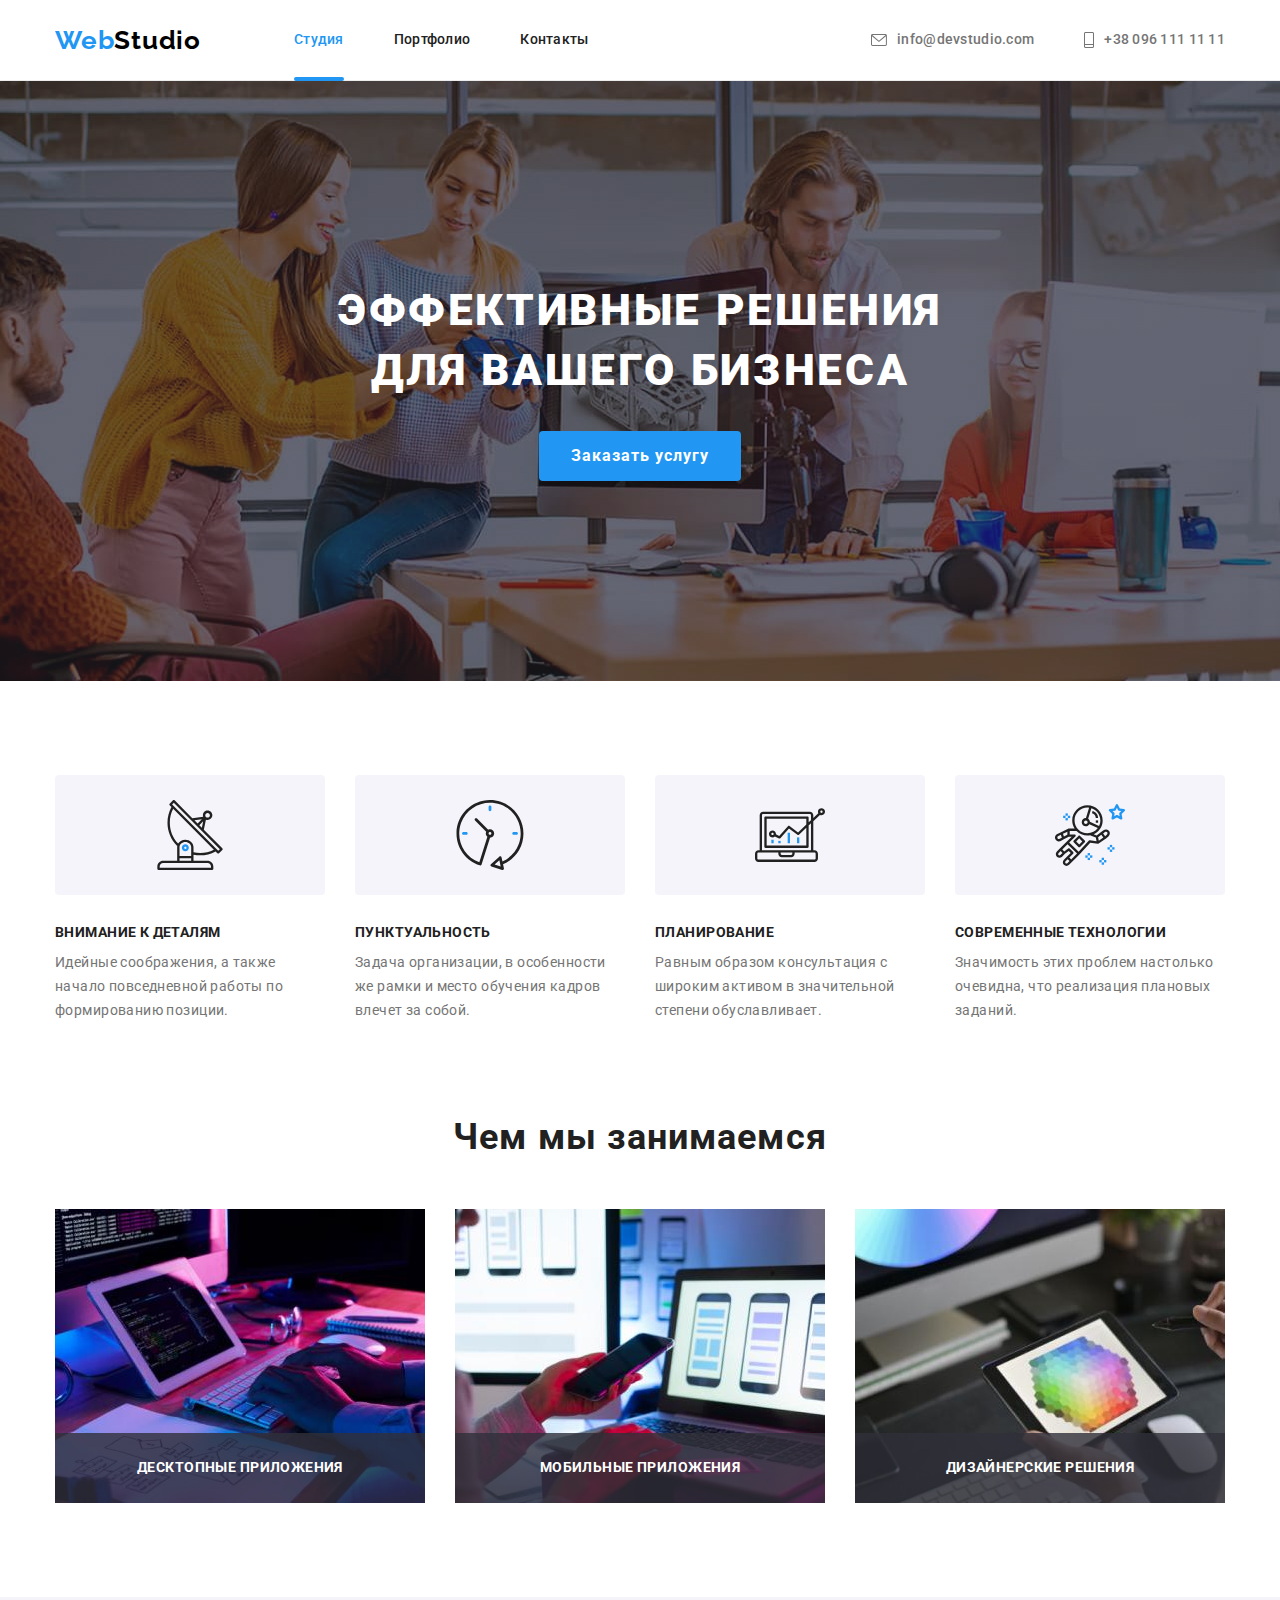
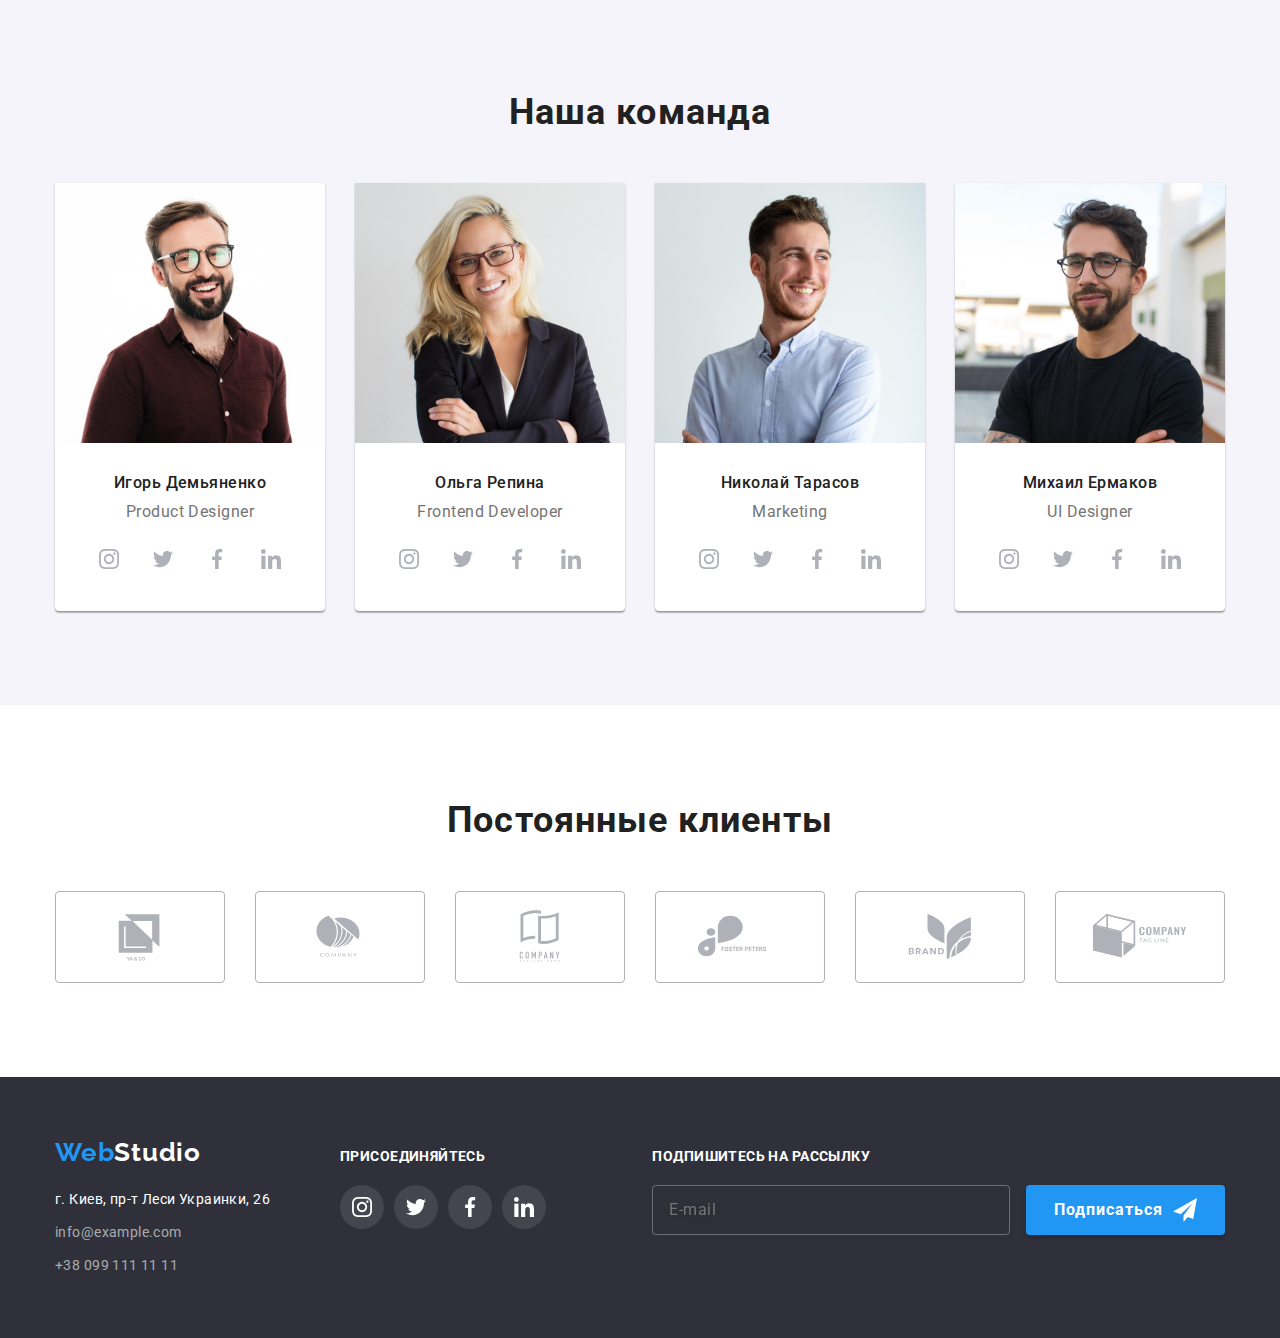
<file: index.html>
<!DOCTYPE html>
<html lang="ru">
  <head>
    <meta charset="UTF-8" />
    <meta http-equiv="X-UA-Compatible" content="IE=edge" />
    <meta name="viewport" content="width=device-width, initial-scale=1.0" />
    <title>WebStudio</title>
    <link rel="preconnect" href="https://fonts.googleapis.com" />
    <link rel="preconnect" href="https://fonts.gstatic.com" crossorigin />
    <link
      href="https://fonts.googleapis.com/css2?family=Raleway:wght@700&family=Roboto:wght@400;500;700&display=swap"
      rel="stylesheet"
    />
    <link rel="stylesheet" href="./css/main.min.css" />
  </head>

  <body>
    <header class="header">
      <div class="container header-content">
        <nav class="navigation">
          <a class="logo link" href="./index.html"
            >Web<span class="logo logo--header">Studio</span></a
          >

          <ul class="nav-list navigation__list">
            <li class="nav-list__item">
              <a class="nav-list__link nav-list__link--current link" href="./index.html">Студия</a>
            </li>
            <li class="nav-list__item">
              <a class="nav-list__link link" href="./portfolio.html">Портфолио</a>
            </li>
            <li class="nav-list__item">
              <a class="nav-list__link link" href="">Контакты</a>
            </li>
          </ul>
        </nav>

        <ul class="contacts navigation__contacts">
          <li class="contacts__item">
            <a class="contacts__link link" href="mailto:info@devstudio.com"
              ><svg class="contacts__icon" width="16" height="12">
                <use href="./icons/symbol-defs.svg#icon-mail-header"></use></svg
              >info@devstudio.com</a
            >
          </li>
          <li class="contacts__item">
            <a class="contacts__link link" href="tel:+380961111111"
              ><svg class="contacts__icon" width="10" height="16">
                <use href="./icons/symbol-defs.svg#icon-tel-header"></use></svg
              >+38 096 111 11 11</a
            >
          </li>
        </ul>
      </div>
    </header>
    <main>
      <!--Hero-->
      <section class="hero">
        <div class="container">
          <h1 class="hero__title">Эффективные решения для вашего бизнеса</h1>
          <button type="button" class="hero__button" data-modal-open>Заказать услугу</button>
        </div>
      </section>

      <!-- Features -->
      <section class="features">
        <div class="container">
          <h2 class="section-title visually-hidden">Наши особенности</h2>
          <ul class="features-list">
            <li class="features__item">
              <div class="features__img">
                <svg class="features__logo" width="70" height="70">
                  <use href="./icons/symbol-defs.svg#icon-antenna"></use>
                </svg>
              </div>
              <h3 class="features__subtitle">Внимание к деталям</h3>
              <p class="features__text">
                Идейные соображения, а также начало повседневной работы по формированию позиции.
              </p>
            </li>
            <li class="features__item">
              <div class="features__img">
                <svg class="features__logo" width="70" height="70">
                  <use href="./icons/symbol-defs.svg#icon-clock"></use>
                </svg>
              </div>
              <h3 class="features__subtitle">Пунктуальность</h3>
              <p class="features__text">
                Задача организации, в особенности же рамки и место обучения кадров влечет за собой.
              </p>
            </li>
            <li class="features__item">
              <div class="features__img">
                <svg class="features__logo" width="70" height="70">
                  <use href="./icons/symbol-defs.svg#icon-diagram"></use>
                </svg>
              </div>
              <h3 class="features__subtitle">Планирование</h3>
              <p class="features__text">
                Равным образом консультация с широким активом в значительной степени обуславливает.
              </p>
            </li>
            <li class="features__item">
              <div class="features__img">
                <svg class="features__logo" width="70" height="70">
                  <use href="./icons/symbol-defs.svg#icon-astronaut"></use>
                </svg>
              </div>
              <h3 class="features__subtitle">Современные технологии</h3>
              <p class="features__text">
                Значимость этих проблем настолько очевидна, что реализация плановых заданий.
              </p>
            </li>
          </ul>
        </div>
      </section>

      <!-- OUR WORK -->
      <section class="works">
        <div class="container">
          <h2 class="section-title">Чем мы занимаемся</h2>
          <ul class="works-list">
            <li class="works-list__item">
              <img class="works-list__img" src="./images/img1.jpg" alt="пк" width="370" />
              <p class="works-list__label">Десктопные приложения</p>
            </li>
            <li class="works-list__item">
              <img class="works-list__img" src="./images/img2.jpg" alt="смартфон" width="370" />
              <p class="works-list__label">Мобильные приложения</p>
            </li>
            <li class="works-list__item">
              <img class="works-list__img" src="./images/img3.jpg" alt="планшет" width="370" />
              <p class="works-list__label">Дизайнерские решения</p>
            </li>
          </ul>
        </div>
      </section>

      <!-- OUR TEAM -->
      <section class="our-team">
        <div class="container">
          <h2 class="section-title">Наша команда</h2>

          <ul class="our-team-list">
            <li class="our-team-list__item">
              <img class="our-team-list__foto" src="./images/igor.jpg" alt="игорь" width="270" />
              <div class="our-team-unit">
                <h3 class="our-team-unit__title">Игорь Демьяненко</h3>
                <p class="our-team-unit__profession">Product Designer</p>

                <ul class="our-team-social">
                  <li>
                    <a
                      class="our-team-social__link link"
                      href="https://www.instagram.com/ukraine.ua/"
                      target="_blank"
                      ><svg class="our-team-social__icon" width="20" height="20">
                        <use href="./icons/symbol-defs.svg#icon-instagram"></use></svg
                    ></a>
                  </li>

                  <li>
                    <a
                      class="our-team-social__link link"
                      href="https://twitter.com/defenceu"
                      target="_blank"
                      ><svg class="our-team-social__icon" width="20" height="20">
                        <use href="./icons/symbol-defs.svg#icon-twitter"></use></svg
                    ></a>
                  </li>
                  <li>
                    <a
                      class="our-team-social__link link"
                      href="https://www.facebook.com/ukraine"
                      target="_blank"
                      ><svg class="our-team-social__icon" width="20" height="20">
                        <use href="./icons/symbol-defs.svg#icon-facebook"></use></svg
                    ></a>
                  </li>
                  <li>
                    <a
                      class="our-team-social__link link"
                      href="https://ua.linkedin.com/"
                      target="_blank"
                      ><svg class="our-team-social__icon" width="20" height="20">
                        <use href="./icons/symbol-defs.svg#icon-linkedin"></use></svg
                    ></a>
                  </li>
                </ul>
              </div>
            </li>
            <li class="our-team-list__item">
              <img class="our-team-list__foto" src="./images/olga.jpg" alt="ольга" width="270" />
              <div class="our-team-unit">
                <h3 class="our-team-unit__title">Ольга Репина</h3>
                <p class="our-team-unit__profession">Frontend Developer</p>

                <ul class="our-team-social">
                  <li>
                    <a
                      class="our-team-social__link link"
                      href="https://www.instagram.com/ukraine.ua/"
                      target="_blank"
                      ><svg class="our-team-social__icon" width="20" height="20">
                        <use href="./icons/symbol-defs.svg#icon-instagram"></use></svg
                    ></a>
                  </li>
                  <li>
                    <a
                      class="our-team-social__link link"
                      href="https://twitter.com/defenceu"
                      target="_blank"
                      ><svg class="our-team-social__icon" width="20" height="20">
                        <use href="./icons/symbol-defs.svg#icon-twitter"></use></svg
                    ></a>
                  </li>
                  <li>
                    <a
                      class="our-team-social__link link"
                      href="https://www.facebook.com/ukraine"
                      target="_blank"
                      ><svg class="our-team-social__icon" width="20" height="20">
                        <use href="./icons/symbol-defs.svg#icon-facebook"></use></svg
                    ></a>
                  </li>
                  <li>
                    <a
                      class="our-team-social__link link"
                      href="https://ua.linkedin.com/"
                      target="_blank"
                      ><svg class="our-team-social__icon" width="20" height="20">
                        <use href="./icons/symbol-defs.svg#icon-linkedin"></use></svg
                    ></a>
                  </li>
                </ul>
              </div>
            </li>
            <li class="our-team-list__item">
              <img
                class="our-team-list__foto"
                src="./images/nikolay.jpg"
                alt="николай"
                width="270"
              />
              <div class="our-team-unit">
                <h3 class="our-team-unit__title">Николай Тарасов</h3>
                <p class="our-team-unit__profession">Marketing</p>
                <ul class="our-team-social">
                  <li>
                    <a
                      class="our-team-social__link link"
                      href="https://www.instagram.com/ukraine.ua/"
                      target="_blank"
                      ><svg class="our-team-social__icon" width="20" height="20">
                        <use href="./icons/symbol-defs.svg#icon-instagram"></use></svg
                    ></a>
                  </li>
                  <li>
                    <a
                      class="our-team-social__link link"
                      href="https://twitter.com/defenceu"
                      target="_blank"
                      ><svg class="our-team-social__icon" width="20" height="20">
                        <use href="./icons/symbol-defs.svg#icon-twitter"></use></svg
                    ></a>
                  </li>
                  <li>
                    <a
                      class="our-team-social__link link"
                      href="https://www.facebook.com/ukraine"
                      target="_blank"
                      ><svg class="our-team-social__icon" width="20" height="20">
                        <use href="./icons/symbol-defs.svg#icon-facebook"></use></svg
                    ></a>
                  </li>
                  <li>
                    <a
                      class="our-team-social__link link"
                      href="https://ua.linkedin.com/"
                      target="_blank"
                      ><svg class="our-team-social__icon" width="20" height="20">
                        <use href="./icons/symbol-defs.svg#icon-linkedin"></use></svg
                    ></a>
                  </li>
                </ul>
              </div>
            </li>
            <li class="our-team-list__item">
              <img
                class="our-team-list__foto"
                src="./images/michail.jpg"
                alt="михаил"
                width="270"
              />
              <div class="our-team-unit">
                <h3 class="our-team-unit__title">Михаил Ермаков</h3>
                <p class="our-team-unit__profession">UI Designer</p>
                <ul class="our-team-social">
                  <li>
                    <a
                      class="our-team-social__link link"
                      href="https://www.instagram.com/ukraine.ua/"
                      target="_blank"
                      ><svg class="our-team-social__icon" width="20" height="20">
                        <use href="./icons/symbol-defs.svg#icon-instagram"></use></svg
                    ></a>
                  </li>
                  <li>
                    <a
                      class="our-team-social__link link"
                      href="https://twitter.com/defenceu"
                      target="_blank"
                      ><svg class="our-team-social__icon" width="20" height="20">
                        <use href="./icons/symbol-defs.svg#icon-twitter"></use></svg
                    ></a>
                  </li>
                  <li>
                    <a
                      class="our-team-social__link link"
                      href="https://www.facebook.com/ukraine"
                      target="_blank"
                      ><svg class="our-team-social__icon" width="20" height="20">
                        <use href="./icons/symbol-defs.svg#icon-facebook"></use></svg
                    ></a>
                  </li>
                  <li>
                    <a
                      class="our-team-social__link link"
                      href="https://ua.linkedin.com/"
                      target="_blank"
                      ><svg class="our-team-social__icon" width="20" height="20">
                        <use href="./icons/symbol-defs.svg#icon-linkedin"></use></svg
                    ></a>
                  </li>
                </ul>
              </div>
            </li>
          </ul>
        </div>
      </section>
      <!-- CLIENTS -->
      <section class="clients">
        <div class="container">
          <h2 class="section-title">Постоянные клиенты</h2>
          <ul class="clients-list">
            <li class="clients-list__item">
              <a class="clients-list__link link" href="">
                <svg class="clients-list__icon" width="106" height="60">
                  <use href="./icons/symbol-defs.svg#icon-yaco"></use>
                </svg>
              </a>
            </li>
            <li class="clients-list__item">
              <a class="clients-list__link link" href="">
                <svg class="clients-list__icon" width="106" height="60">
                  <use href="./icons/symbol-defs.svg#icon-company-tagline"></use>
                </svg>
              </a>
            </li>
            <li class="clients-list__item">
              <a class="clients-list__link link" href="">
                <svg class="clients-list__icon" width="106" height="60">
                  <use href="./icons/symbol-defs.svg#icon-company"></use>
                </svg>
              </a>
            </li>
            <li class="clients-list__item">
              <a class="clients-list__link link" href="">
                <svg class="clients-list__icon" width="106" height="60">
                  <use href="./icons/symbol-defs.svg#icon-foster"></use>
                </svg>
              </a>
            </li>
            <li class="clients-list__item">
              <a class="clients-list__link link" href="">
                <svg class="clients-list__icon" width="106" height="60">
                  <use href="./icons/symbol-defs.svg#icon-brand"></use>
                </svg>
              </a>
            </li>
            <li class="clients-list__item">
              <a class="clients-list__link link" href="">
                <svg class="clients-list__icon" width="106" height="60">
                  <use href="./icons/symbol-defs.svg#icon-tagline"></use>
                </svg>
              </a>
            </li>
          </ul>
        </div>
      </section>
    </main>

    <!-- FOOTER -->
    <footer class="footer">
      <div class="container footer-content">
        <div class="footer-contacts">
          <a class="logo link" href="./index.html"
            >Web<span class="logo logo--footer">Studio</span></a
          >

          <address class="address">
            <ul class="address__list">
              <li class="address__item">
                <a
                  class="address__map link"
                  href="https://goo.gl/maps/TRDaraaRVSHftQgv7"
                  target="_blank"
                  rel="noopener noreferrer"
                  >г. Киев, пр-т Леси Украинки, 26</a
                >
              </li>
              <li class="address__item">
                <a class="address-contacts address__mail link" href="mailto:info@example.com"
                  >info@example.com</a
                >
              </li>
              <li>
                <a class="address-contacts address__tel link" href="tel:+380991111111"
                  >+38 099 111 11 11</a
                >
              </li>
            </ul>
          </address>
        </div>
        <div class="footer-links">
          <h2 class="footer-title">присоединяйтесь</h2>
          <ul class="footer-social">
            <li class="footer-social__list">
              <a
                class="footer-social__link link"
                href="https://www.instagram.com/ukraine.ua/"
                target="_blank"
                ><svg class="footer-social__icon" width="20" height="20">
                  <use href="./icons/symbol-defs.svg#icon-instagram"></use></svg
              ></a>
            </li>
            <li class="footer-social__list">
              <a
                class="footer-social__link link"
                href="https://twitter.com/defenceu"
                target="_blank"
                ><svg class="footer-social__icon" width="20" height="20">
                  <use href="./icons/symbol-defs.svg#icon-twitter"></use></svg
              ></a>
            </li>
            <li class="footer-social__list">
              <a
                class="footer-social__link link"
                href="https://www.facebook.com/ukraine"
                target="_blank"
                ><svg class="footer-social__icon" width="20" height="20">
                  <use href="./icons/symbol-defs.svg#icon-facebook"></use></svg
              ></a>
            </li>
            <li class="footer-social__list">
              <a class="footer-social__link link" href="https://ua.linkedin.com/" target="_blank"
                ><svg class="footer-social__icon" width="20" height="20">
                  <use href="./icons/symbol-defs.svg#icon-linkedin"></use></svg
              ></a>
            </li>
          </ul>
        </div>

        <div class="footer-submit">
          <h2 class="footer-title">Подпишитесь на рассылку</h2>
          <form class="footer-form">
            <input
              class="footer-form__input"
              type="email"
              name="footer-email"
              placeholder="E-mail"
              required
            />
            <button class="footer-form__btn" type="submit">Подписаться</button>
          </form>
        </div>
      </div>
    </footer>

    <!-- MODAL -->

    <div class="backdrop is-hidden" data-modal>
      <div class="modal">
        <button type="button" class="modal__close-btn" data-modal-close>
          <svg class="modal__icon-close" width="18" height="18">
            <use href="./icons/symbol-defs.svg#icon-close"></use>
          </svg>
        </button>

        <div class="form-wrapper">
          <h2 class="modal__title">Оставьте свои данные, мы вам перезвоним</h2>

          <form class="modal-form">
            <label class="modal-form__label" for="name">Имя</label>
            <div class="modal-form__unit">
              <input class="modal-form__input" type="text" name="name-text" id="name" required />
              <svg class="modal-form__icon" width="18" height="18">
                <use href="./icons/symbol-defs.svg#icon-person"></use>
              </svg>
            </div>

            <label class="modal-form__label" for="tel">Телефон</label>
            <div class="modal-form__unit">
              <input class="modal-form__input" type="tel" name="text-tel" id="tel" required />
              <svg class="modal-form__icon" width="18" height="18">
                <use href="./icons/symbol-defs.svg#icon-phone"></use>
              </svg>
            </div>

            <label class="modal-form__label" for="email">Почта</label>
            <div class="modal-form__unit">
              <input class="modal-form__input" type="email" name="text-email" id="email" />
              <svg class="modal-form__icon" width="18" height="18">
                <use href="./icons/symbol-defs.svg#icon-email"></use>
              </svg>
            </div>

            <label class="modal-form__label" for="form-comment">Комментарий</label>
            <textarea
              class="modal-form__textarea"
              name="form-comment"
              id="form-comment"
              placeholder="Введите текст"
            ></textarea>

            <label class="modal-form__privacy" for="form-checkbox">
              <input
                class="modal-form__checkbox"
                type="checkbox"
                name="form-checkbox"
                id="form-checkbox"
              />
              <span class="modal-form__check-icon"></span>
              Соглашаюсь с рассылкой и принимаю&nbsp;
              <a class="modal-form__link" href="">Условия договора</a>
            </label>

            <button class="modal-form__btn" type="submit">Отправить</button>
          </form>
        </div>
      </div>
    </div>

    <script src="./js/modal.js"></script>
  </body>
</html>
</file>
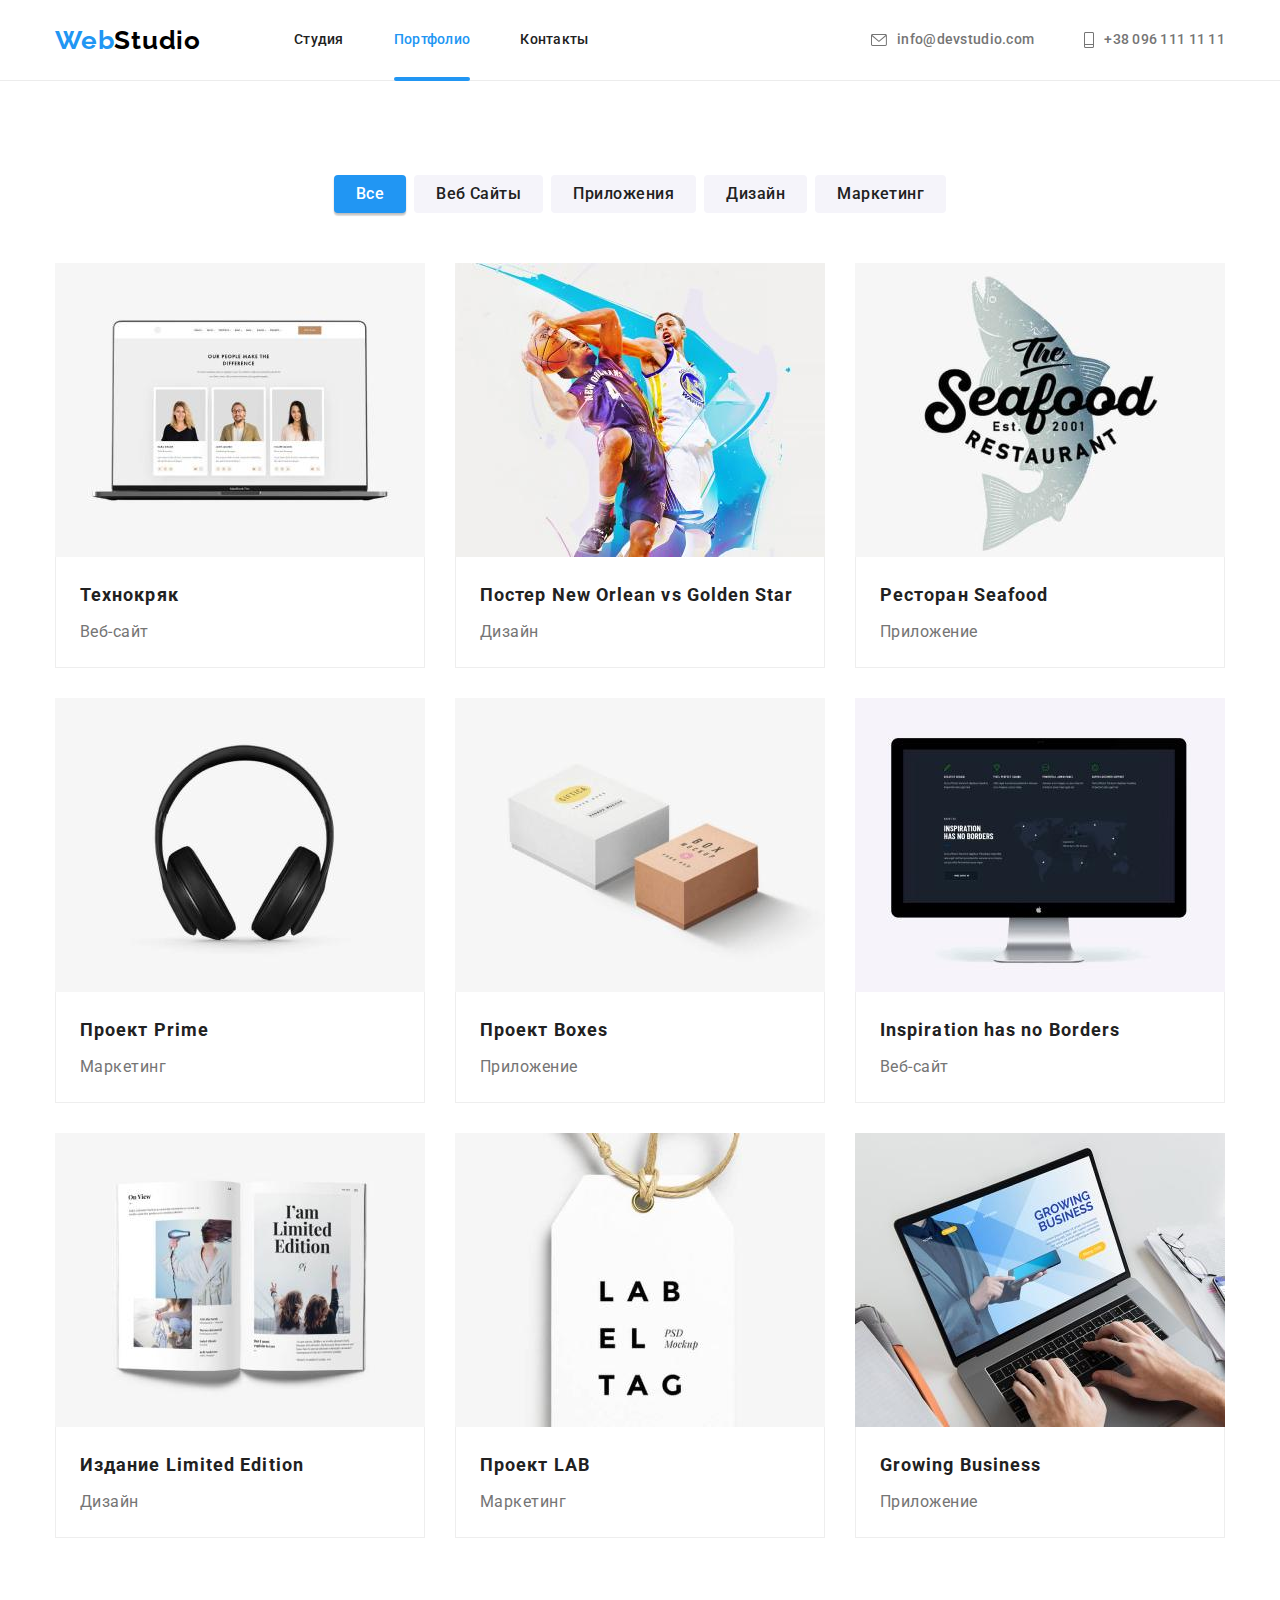
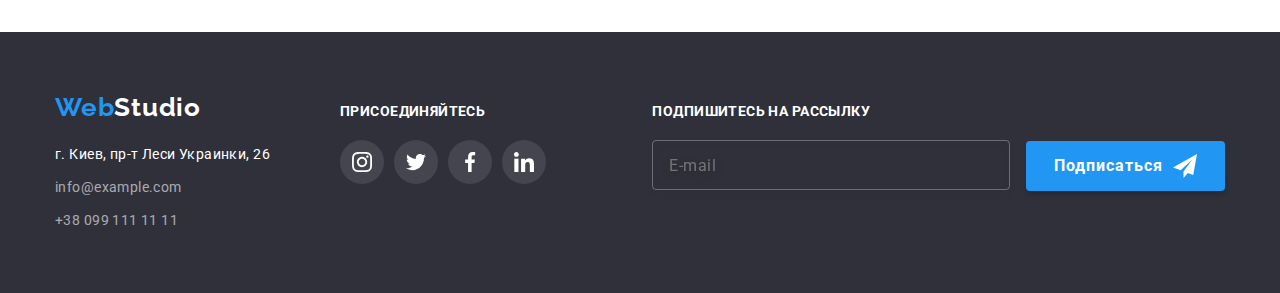
<file: portfolio.html>
<!DOCTYPE html>
<html lang="ru">
  <head>
    <meta charset="UTF-8" />
    <meta http-equiv="X-UA-Compatible" content="IE=edge" />
    <meta name="viewport" content="width=device-width, initial-scale=1.0" />
    <title>WebStudio</title>
    <link rel="preconnect" href="https://fonts.googleapis.com" />
    <link rel="preconnect" href="https://fonts.gstatic.com" crossorigin />
    <link
      href="https://fonts.googleapis.com/css2?family=Raleway:wght@700&family=Roboto:wght@400;500;700&display=swap"
      rel="stylesheet"
    />
    <link rel="stylesheet" href="./css/main.min.css" />
  </head>

  <body>
    <header class="header">
      <div class="container header-content">
        <nav class="navigation">
          <a class="logo link" href="./index.html"
            >Web<span class="logo logo--header">Studio</span></a
          >
          <ul class="nav-list navigation__list">
            <li class="nav-list__item">
              <a class="nav-list__link link" nav-list__link-- href="./index.html">Студия</a>
            </li>
            <li class="nav-list__item">
              <a class="nav-list__link nav-list__link--current link" href="./portfolio.html"
                >Портфолио</a
              >
            </li>
            <li class="nav-list__item">
              <a class="nav-list__link link" nav-list__link-- href="">Контакты</a>
            </li>
          </ul>
        </nav>

        <ul class="contacts navigation__contacts">
          <li class="contacts__item">
            <a class="contacts__link link" href="mailto:info@devstudio.com"
              ><svg class="contacts__icon" width="16" height="12">
                <use href="./icons/symbol-defs.svg#icon-mail-header"></use></svg
              >info@devstudio.com</a
            >
          </li>
          <li class="contacts__item">
            <a class="contacts__link link" href="tel:+380961111111"
              ><svg class="contacts__icon" width="10" height="16">
                <use href="./icons/symbol-defs.svg#icon-tel-header"></use></svg
              >+38 096 111 11 11</a
            >
          </li>
        </ul>
      </div>
    </header>
    <!-- PORTFOLIO -->
    <main>
      <section class="menu">
        <div class="container">
          <h1 class="section-title visually-hidden">Portfolio</h1>
          <ul class="menu__list">
            <li class="menu__item">
              <button type="button" class="menu__btn menu__btn--current link">Все</button>
            </li>
            <li class="menu__item">
              <button type="button" class="menu__btn link">Веб Сайты</button>
            </li>
            <li class="menu__item">
              <button type="button" class="menu__btn link">Приложения</button>
            </li>
            <li class="menu__item">
              <button type="button" class="menu__btn link">Дизайн</button>
            </li>
            <li class="menu__item">
              <button type="button" class="menu__btn link">Маркетинг</button>
            </li>
          </ul>

          <ul class="portfolio">
            <li class="portfolio__item">
              <a class="link portfolio__link" href="">
                <div class="portfolio__wrapper">
                  <img
                    class="portfolio__img"
                    src="./images/technokryak.jpg"
                    alt="Технокряк"
                    width="370"
                  />
                  <div class="portfolio__overlay">
                    <p class="portfolio__desc">
                      Ресурс предлагает комплексные предложения с разным уровнем функционала и
                      сервисов. Все это позволит посетителю получить исчерпывающие сведения о
                      компании или частном лице.
                    </p>
                  </div>
                </div>
                <div class="portfolio__stack">
                  <h2 class="portfolio__title">Технокряк</h2>
                  <p class="portfolio__text">Веб-сайт</p>
                </div>
              </a>
            </li>
            <li class="portfolio__item">
              <a class="link portfolio__link" href="">
                <div class="portfolio__wrapper">
                  <img
                    class="portfolio__img"
                    src="./images/neworlean.jpg"
                    alt="Постер New Orlean vs Golden Star"
                    width="370"
                  />
                  <div class="portfolio__overlay">
                    <p class="portfolio__desc">
                      Ресурс предлагает комплексные предложения с разным уровнем функционала и
                      сервисов. Все это позволит посетителю получить исчерпывающие сведения о
                      компании или частном лице.
                    </p>
                  </div>
                </div>
                <div class="portfolio__stack">
                  <h2 class="portfolio__title">Постер New Orlean vs Golden Star</h2>
                  <p class="portfolio__text">Дизайн</p>
                </div>
              </a>
            </li>
            <li class="portfolio__item">
              <a class="link portfolio__link" href="">
                <div class="portfolio__wrapper">
                  <img
                    class="portfolio__img"
                    src="./images/seafood.jpg"
                    alt="Ресторан Seafood"
                    width="370"
                  />
                  <div class="portfolio__overlay">
                    <p class="portfolio__desc">
                      Ресурс предлагает комплексные предложения с разным уровнем функционала и
                      сервисов. Все это позволит посетителю получить исчерпывающие сведения о
                      компании или частном лице.
                    </p>
                  </div>
                </div>
                <div class="portfolio__stack">
                  <h2 class="portfolio__title">Ресторан Seafood</h2>
                  <p class="portfolio__text">Приложение</p>
                </div>
              </a>
            </li>
            <li class="portfolio__item">
              <a class="link portfolio__link" href="">
                <div class="portfolio__wrapper">
                  <img
                    class="portfolio__img"
                    src="./images/prime.jpg"
                    alt="Проект Prime"
                    width="370"
                  />
                  <div class="portfolio__overlay">
                    <p class="portfolio__desc">
                      Ресурс предлагает комплексные предложения с разным уровнем функционала и
                      сервисов. Все это позволит посетителю получить исчерпывающие сведения о
                      компании или частном лице.
                    </p>
                  </div>
                </div>
                <div class="portfolio__stack">
                  <h2 class="portfolio__title">Проект Prime</h2>
                  <p class="portfolio__text">Маркетинг</p>
                </div>
              </a>
            </li>
            <li class="portfolio__item">
              <a class="link portfolio__link" href="">
                <div class="portfolio__wrapper">
                  <img
                    class="portfolio__img"
                    src="./images/boxes.jpg"
                    alt="Проект Boxes"
                    width="370"
                  />
                  <div class="portfolio__overlay">
                    <p class="portfolio__desc">
                      Ресурс предлагает комплексные предложения с разным уровнем функционала и
                      сервисов. Все это позволит посетителю получить исчерпывающие сведения о
                      компании или частном лице.
                    </p>
                  </div>
                </div>
                <div class="portfolio__stack">
                  <h2 class="portfolio__title">Проект Boxes</h2>
                  <p class="portfolio__text">Приложение</p>
                </div>
              </a>
            </li>
            <li class="portfolio__item">
              <a class="link portfolio__link" href="">
                <div class="portfolio__wrapper">
                  <img
                    class="portfolio__img"
                    src="./images/inspiration.jpg"
                    alt="Inspiration has no Borders"
                    width="370"
                  />
                  <div class="portfolio__overlay">
                    <p class="portfolio__desc">
                      Ресурс предлагает комплексные предложения с разным уровнем функционала и
                      сервисов. Все это позволит посетителю получить исчерпывающие сведения о
                      компании или частном лице.
                    </p>
                  </div>
                </div>
                <div class="portfolio__stack">
                  <h2 class="portfolio__title">Inspiration has no Borders</h2>
                  <p class="portfolio__text">Веб-сайт</p>
                </div>
              </a>
            </li>
            <li class="portfolio__item">
              <a class="link portfolio__link" href="">
                <div class="portfolio__wrapper">
                  <img
                    class="portfolio__img"
                    src="./images/limitededition.jpg"
                    alt="Издание Limited Edition"
                    width="370"
                  />
                  <div class="portfolio__overlay">
                    <p class="portfolio__desc">
                      Ресурс предлагает комплексные предложения с разным уровнем функционала и
                      сервисов. Все это позволит посетителю получить исчерпывающие сведения о
                      компании или частном лице.
                    </p>
                  </div>
                </div>
                <div class="portfolio__stack">
                  <h2 class="portfolio__title">Издание Limited Edition</h2>
                  <p class="portfolio__text">Дизайн</p>
                </div>
              </a>
            </li>
            <li class="portfolio__item">
              <a class="link portfolio__link" href="">
                <div class="portfolio__wrapper">
                  <img class="portfolio__img" src="./images/lab.jpg" alt="Проект LAB" width="370" />
                  <div class="portfolio__overlay">
                    <p class="portfolio__desc">
                      Ресурс предлагает комплексные предложения с разным уровнем функционала и
                      сервисов. Все это позволит посетителю получить исчерпывающие сведения о
                      компании или частном лице.
                    </p>
                  </div>
                </div>
                <div class="portfolio__stack">
                  <h2 class="portfolio__title">Проект LAB</h2>
                  <p class="portfolio__text">Маркетинг</p>
                </div>
              </a>
            </li>
            <li class="portfolio__item">
              <a class="link portfolio__link" href="">
                <div class="portfolio__wrapper">
                  <img
                    class="portfolio__img"
                    src="./images/growingbusiness.jpg"
                    alt="Growing Business"
                    width="370"
                  />
                  <div class="portfolio__overlay">
                    <p class="portfolio__desc">
                      Ресурс предлагает комплексные предложения с разным уровнем функционала и
                      сервисов. Все это позволит посетителю получить исчерпывающие сведения о
                      компании или частном лице.
                    </p>
                  </div>
                </div>
                <div class="portfolio__stack">
                  <h2 class="portfolio__title">Growing Business</h2>
                  <p class="portfolio__text">Приложение</p>
                </div>
              </a>
            </li>
          </ul>
        </div>
      </section>
    </main>
    <!-- ----------FOOTER-------------- -->
    <footer class="footer">
      <div class="container footer-content">
        <div class="footer-contacts">
          <a class="logo link" href="./index.html"
            >Web<span class="logo logo--footer">Studio</span>
          </a>
          <address class="address">
            <ul class="address__list">
              <li class="address__item">
                <a
                  class="address__map link"
                  href="https://goo.gl/maps/TRDaraaRVSHftQgv7"
                  target="_blank"
                  rel="noopener noreferrer"
                  >г. Киев, пр-т Леси Украинки, 26</a
                >
              </li>
              <li class="address__item">
                <a class="address-contacts address__mail link" href="mailto:info@example.com"
                  >info@example.com</a
                >
              </li>
              <li class="address__item">
                <a class="address-contacts address__tel link" href="tel:+380991111111"
                  >+38 099 111 11 11</a
                >
              </li>
            </ul>
          </address>
        </div>
        <div class="footer-links">
          <h2 class="footer-title">присоединяйтесь</h2>
          <ul class="footer-social">
            <li class="footer-social__list">
              <a
                class="footer-social__link link"
                href="https://www.instagram.com/ukraine.ua/"
                target="_blank"
                ><svg class="footer-social__icon" width="20" height="20">
                  <use href="./icons/symbol-defs.svg#icon-instagram"></use></svg
              ></a>
            </li>
            <li class="footer-social__list">
              <a
                class="footer-social__link link"
                href="https://twitter.com/defenceu"
                target="_blank"
                ><svg class="footer-social__icon" width="20" height="20">
                  <use href="./icons/symbol-defs.svg#icon-twitter"></use></svg
              ></a>
            </li>
            <li class="footer-social__list">
              <a
                class="footer-social__link link"
                href="https://www.facebook.com/ukraine"
                target="_blank"
                ><svg class="footer-social__icon" width="20" height="20">
                  <use href="./icons/symbol-defs.svg#icon-facebook"></use></svg
              ></a>
            </li>
            <li class="footer-social__list">
              <a class="footer-social__link link" href="https://ua.linkedin.com/" target="_blank"
                ><svg class="footer-social__icon" width="20" height="20">
                  <use href="./icons/symbol-defs.svg#icon-linkedin"></use></svg
              ></a>
            </li>
          </ul>
        </div>
        <div class="footer-submit">
          <h2 class="footer-title">Подпишитесь на рассылку</h2>
          <form class="footer-form">
            <input
              class="footer-form__input"
              type="email"
              name="footer-email"
              placeholder="E-mail"
              required
            />
            <button class="footer-form__btn" type="submit">Подписаться</button>
          </form>
        </div>
      </div>
    </footer>
  </body>
</html>
</file>
<file: css/main.min.css>
/*! modern-normalize v1.1.0 | MIT License | https://github.com/sindresorhus/modern-normalize */*,::before,::after{box-sizing:border-box}html{line-height:1.15;-webkit-text-size-adjust:100%;-moz-tab-size:4;-o-tab-size:4;tab-size:4}body{margin:0;font-family:system-ui,-apple-system,"Segoe UI",Roboto,Helvetica,Arial,sans-serif,"Apple Color Emoji","Segoe UI Emoji"}hr{height:0;color:inherit}abbr[title]{-webkit-text-decoration:underline dotted;text-decoration:underline dotted}b,strong{font-weight:bolder}code,kbd,samp,pre{font-family:ui-monospace,SFMono-Regular,Consolas,"Liberation Mono",Menlo,monospace;font-size:1em}small{font-size:80%}sub,sup{font-size:75%;line-height:0;position:relative;vertical-align:baseline}sub{bottom:-0.25em}sup{top:-0.5em}table{text-indent:0;border-color:inherit}button,input,optgroup,select,textarea{font-family:inherit;font-size:100%;line-height:1.15;margin:0}button,select{text-transform:none}button,[type=button],[type=reset],[type=submit]{-webkit-appearance:button}::-moz-focus-inner{border-style:none;padding:0}:-moz-focusring{outline:1px dotted ButtonText}:-moz-ui-invalid{box-shadow:none}legend{padding:0}progress{vertical-align:baseline}::-webkit-inner-spin-button,::-webkit-outer-spin-button{height:auto}[type=search]{-webkit-appearance:textfield;outline-offset:-2px}::-webkit-search-decoration{-webkit-appearance:none}::-webkit-file-upload-button{-webkit-appearance:button;font:inherit}summary{display:list-item}ul,ol,li{list-style:none;margin:0;padding:0}h1,h2,h3,h4,h5,h6,p,button{margin:0;padding:0}img{display:block;max-width:100%;height:auto}.link{text-decoration:none}.visually-hidden{border:0;clip:rect(0 0 0 0);height:1px;margin:-1px;overflow:hidden;padding:0;position:absolute;width:1px}.is-hidden{opacity:0;pointer-events:none;visibility:hidden}body{font-family:"Roboto",sans-serif;color:var(--primary-text-color);margin:0}:root{--primary-text-color: #757575;--title-text-color: #212121;--accent-color: #2196f3;--hero-bg-color: #2f303a;--first-bg-color: #ffffff;--second-bg-color: #f5f4fa;--main-top-padding: 94px}.container{width:1200px;padding-left:15px;padding-right:15px;margin-left:auto;margin-right:auto}.logo{font-family:"Raleway";font-style:normal;font-weight:700;font-size:26px;line-height:1.19;letter-spacing:.03em;color:var(--accent-color)}.logo--header{color:#000}.logo--footer{color:#fff}.header{border-bottom:1px solid #ececec}.header-content{display:flex}.navigation{display:flex;align-items:center}.navigation__list{margin-left:93px}.nav-list{display:flex}.nav-list__link{position:relative;display:block;padding-top:32px;padding-bottom:32px;color:var(--title-text-color);font-style:normal;font-weight:500;font-size:14px;line-height:1.14;letter-spacing:.02em;transition:color 250ms cubic-bezier(0.4, 0, 0.2, 1)}.nav-list__link:hover,.nav-list__link:focus{color:var(--accent-color)}.nav-list__item:not(:last-child){margin-right:50px}.nav-list__link--current{color:var(--accent-color)}.nav-list__link--current:after{content:"";height:4px;width:100%;background-color:var(--accent-color);border-radius:2px;display:block;position:absolute;bottom:-1px}.contacts{display:flex;align-items:center}.navigation__contacts{margin-left:auto}.contacts__item{display:flex}.contacts__item:not(:last-child){margin-right:50px}.contacts__link{display:flex;align-items:center;color:var(--primary-text-color);font-style:normal;font-weight:500;font-size:14px;line-height:1.14;letter-spacing:.02em;transition:color 250ms cubic-bezier(0.4, 0, 0.2, 1)}.contacts__link:hover,.contacts__link:focus{color:var(--accent-color)}.contacts__icon{margin-right:10px;fill:currentColor}.footer{background-color:var(--hero-bg-color);padding-top:60px;padding-bottom:60px}.footer-content{display:flex;align-items:baseline}.address{margin-top:20px}.address__item:not(:last-child){margin-bottom:9px}.address__map{font-style:normal;font-size:14px;line-height:1.71;letter-spacing:.03em;color:#fff;transition:color 250ms cubic-bezier(0.4, 0, 0.2, 1)}.address__map:hover,.address__map:focus{color:var(--accent-color)}.address-contacts{font-style:normal;font-size:14px;line-height:1.71;letter-spacing:.03em;color:rgba(255,255,255,.6);transition:color 250ms cubic-bezier(0.4, 0, 0.2, 1)}.address-contacts:hover,.address-contacts:focus{color:var(--accent-color)}.footer-title{font-size:14px;line-height:1.14;letter-spacing:.03em;text-transform:uppercase;color:var(--first-bg-color);margin-bottom:20px}.footer-links{margin-left:70px}.footer-social{display:flex}.footer-social__link{display:inline-flex;width:44px;height:44px;background:rgba(255,255,255,.1);border-radius:50%;align-items:center;justify-content:center;fill:var(--first-bg-color);transition:background-color 250ms cubic-bezier(0.4, 0, 0.2, 1)}.footer-social__link:hover,.footer-social__link:focus{background:var(--accent-color)}.footer-social__list+.footer-social__list{margin-left:10px}.footer-submit{margin-left:auto}.footer-form__input{height:50px;width:358px;margin-right:12px;padding:15px 16px;background-color:rgba(0,0,0,0);border:1px solid rgba(255,255,255,.3);box-sizing:border-box;filter:drop-shadow(0px 4px 4px rgba(0, 0, 0, 0.15));border-radius:4px;line-height:1.25;letter-spacing:.03em;color:rgba(255,255,255,.6);transition:border-color 250ms cubic-bezier(0.4, 0, 0.2, 1)}.footer-form__input:focus{outline:none;border-color:var(--accent-color)}.footer-form__btn{cursor:pointer;font-weight:700;line-height:1.88;display:inline-flex;align-items:center;text-align:center;padding:10px 28px;letter-spacing:.06em;background:var(--accent-color);border:none;box-shadow:0px 4px 4px rgba(0,0,0,.15);border-radius:4px;color:#fff;transition:background-color 250ms cubic-bezier(0.4, 0, 0.2, 1)}.footer-form__btn:hover,.footer-form__btn:focus{background-color:#188ce8}.footer-form__btn::after{content:"";width:24px;height:24px;display:block;margin-left:10px;background-image:url("data:image/svg+xml,%3Csvg width='24' height='24' viewBox='0 0 24 24' fill='none' xmlns='http://www.w3.org/2000/svg'%3E%3Cpath d='M24 0L0 13.5L7.66994 16.3407L19.5 5.25002L10.5017 17.3896L10.509 17.3923L10.5 17.3896V24.0001L14.8013 18.982L20.2501 21.0001L24 0Z' fill='white'/%3E%3C/svg%3E");transition:transform 250ms cubic-bezier(0.4, 0, 0.2, 1)}.footer-form__btn:hover.footer-form__btn::after{transform:scale(1.1)}.section-title{font-weight:700;font-size:36px;line-height:1.17;text-align:center;letter-spacing:.03em;color:var(--title-text-color);margin-bottom:50px}.hero{background-color:var(--hero-bg-color);padding-bottom:200px;padding-top:200px;max-width:1600px;margin-left:auto;margin-right:auto;background-image:linear-gradient(rgba(47, 48, 58, 0.4), rgba(47, 48, 58, 0.4)),url(../images/bg-img.jpg);background-repeat:no-repeat;background-size:cover;background-position:center}.hero__title{font-style:normal;font-weight:900;font-size:44px;line-height:1.36;text-align:center;letter-spacing:.06em;text-transform:uppercase;color:#fff;width:696px;margin:0 auto}.hero__button{cursor:pointer;font-family:inherit;font-style:normal;font-weight:700;font-size:16px;line-height:1.88;display:flex;align-items:center;text-align:center;letter-spacing:.06em;color:#fff;background-color:var(--accent-color);box-shadow:0px 4px 4px rgba(0,0,0,.15);border-radius:4px;border:none;margin-top:30px;margin-left:auto;margin-right:auto;padding:10px 32px;transition:background-color 250ms cubic-bezier(0.4, 0, 0.2, 1)}.hero__button:after,.hero__button:hover{background-color:#188ce8}.features{color:var(--first-bg-color);background-color:var(--first-bg-color);padding-top:var(--main-top-padding)}.features-list{display:flex;justify-content:space-between}.features__item{width:calc((100% - 90px)/4)}.features__img{background:#f5f4fa;border-radius:4px;margin-bottom:30px;display:flex;height:120px;justify-content:center;align-items:center}.features__subtitle{font-size:14px;line-height:1.14;letter-spacing:.03em;text-transform:uppercase;color:var(--title-text-color);margin-bottom:10px}.features__text{font-weight:400;font-size:14px;line-height:1.71;letter-spacing:.03em;color:var(--primary-text-color)}.works{color:var(--first-bg-color);padding-top:var(--main-top-padding);padding-bottom:var(--main-top-padding)}.works-list{display:flex;justify-content:center}.works-list__item{position:relative}.works-list__item:not(:last-child){margin-right:30px}.works-list__label{position:absolute;left:0;bottom:0;width:100%;height:70px;display:flex;justify-content:center;align-items:center;background-color:rgba(47,48,58,.8);font-weight:700;font-size:14px;line-height:1.14;text-align:center;letter-spacing:.03em;text-transform:uppercase;color:var(--first-bg-color)}.our-team{background:var(--second-bg-color);padding-bottom:var(--main-top-padding);padding-top:var(--main-top-padding)}.our-team-list{display:flex}.our-team-list__item{background:#fff;box-shadow:0px 1px 3px rgba(0,0,0,.12),0px 1px 1px rgba(0,0,0,.14),0px 2px 1px rgba(0,0,0,.2);border-radius:0px 0px 4px 4px}.our-team-list__item:not(:last-child){margin-right:30px}.our-team-unit{padding:30px 32px}.our-team-unit__title{font-weight:500;font-size:16px;line-height:1.19;text-align:center;letter-spacing:.03em;color:var(--title-text-color)}.our-team-unit__profession{font-size:16px;line-height:1.19;text-align:center;letter-spacing:.03em;color:var(--primary-text-color);margin-top:10px;margin-bottom:16px}.our-team-social{display:flex;justify-content:space-between}.our-team-social__link{display:inline-flex;width:44px;height:44px;background-color:var(--first-bg-color);border-radius:50%;align-items:center;justify-content:center;color:#afb1b8;transition:color 250ms cubic-bezier(0.4, 0, 0.2, 1),background-color 250ms cubic-bezier(0.4, 0, 0.2, 1)}.our-team-social__link:hover{background-color:var(--accent-color);color:var(--first-bg-color)}.our-team-social__icon{fill:currentColor}.clients{padding-top:var(--main-top-padding);padding-bottom:var(--main-top-padding)}.clients-list{display:flex}.clients-list__item:not(:last-child){margin-right:30px}.clients-list__link{display:inline-flex;width:170px;height:92px;justify-content:center;align-items:center;border:1px solid #afb1b8;box-sizing:border-box;border-radius:4px;color:#afb1b8;transition:color 250ms cubic-bezier(0.4, 0, 0.2, 1),border-color 250ms cubic-bezier(0.4, 0, 0.2, 1)}.clients-list__link:hover,.clients-list__link:focus{color:var(--accent-color);border-color:var(--accent-color)}.clients-list__icon{fill:currentColor}.menu{color:var(--first-bg-color);padding-bottom:var(--main-top-padding);padding-top:var(--main-top-padding)}.menu__list{display:flex;justify-content:center;margin-bottom:50px}.menu__item:not(:last-child){margin-right:8px}.menu__btn{cursor:pointer;font-family:"Roboto";font-weight:500;font-size:16px;line-height:1.62;text-align:center;letter-spacing:.03em;color:var(--title-text-color);background:var(--second-bg-color);border-radius:4px;border:none;padding:6px 22px;transition:color 250ms cubic-bezier(0.4, 0, 0.2, 1),background-color 250ms cubic-bezier(0.4, 0, 0.2, 1),box-shadow 250ms cubic-bezier(0.4, 0, 0.2, 1)}.menu__btn:hover{color:#fff;background:var(--accent-color);box-shadow:0px 3px 1px rgba(0,0,0,.1),0px 1px 2px rgba(0,0,0,.08),0px 2px 2px rgba(0,0,0,.12)}.menu__btn--current{color:#fff;background:var(--accent-color);box-shadow:0px 3px 1px rgba(0,0,0,.1),0px 1px 2px rgba(0,0,0,.08),0px 2px 2px rgba(0,0,0,.12)}.portfolio{display:inline-flex;flex-wrap:wrap}.portfolio__item{background:#fff;margin-right:30px;margin-bottom:30px}.portfolio__item:nth-child(3n){margin-right:0}.portfolio__item:nth-last-child(-n+3){margin-bottom:0}.portfolio__link{display:block;transition:box-shadow 250ms cubic-bezier(0.4, 0, 0.2, 1)}.portfolio__link:hover,.portfolio__link:focus{box-shadow:0px 1px 1px rgba(0,0,0,.12),0px 4px 4px rgba(0,0,0,.06),1px 4px 6px rgba(0,0,0,.16)}.portfolio__wrapper{position:relative;overflow:hidden}.portfolio__overlay{position:absolute;width:100%;height:100%;left:0;top:0;padding:63px 24px;transform:translateY(100%);background-color:rgba(33,150,243,.9);opacity:0;transition:opacity 250ms cubic-bezier(0.4, 0, 0.2, 1),transform 250ms cubic-bezier(0.4, 0, 0.2, 1)}.portfolio__link:hover .portfolio__overlay{opacity:1;transform:translateY(0)}.portfolio__desc{font-size:18px;line-height:1.56;letter-spacing:.03em;color:var(--first-bg-color)}.portfolio__stack{padding:20px 24px;border-bottom:1px solid #eee;border-right:1px solid #eee;border-left:1px solid #eee}.portfolio__title{font-size:18px;line-height:2;letter-spacing:.06em;color:var(--title-text-color);margin-bottom:4px}.portfolio__text{font-size:16px;line-height:1.88;letter-spacing:.03em;color:var(--primary-text-color)}.backdrop{position:fixed;top:0;left:0;width:100%;height:100%;background-color:rgba(0,0,0,.2);opacity:1;transition:opacity 250ms cubic-bezier(0.4, 0, 0.2, 1),visibility 250ms cubic-bezier(0.4, 0, 0.2, 1)}.is-hidden{opacity:0;pointer-events:none;visibility:hidden}.modal{position:absolute;top:50%;left:50%;transform:translate(-50%, -50%) scale(1);min-width:528px;min-height:581px;background-color:#fff;box-shadow:0px 1px 3px rgba(0,0,0,.12),0px 1px 1px rgba(0,0,0,.14),0px 2px 1px rgba(0,0,0,.2);border-radius:4px;transition:transform 250ms cubic-bezier(0.4, 0, 0.2, 1)}.backdrop.is-hidden .modal{transform:translate(-50%, -50%) scale(0.2)}.modal__close-btn{position:absolute;top:8px;right:8px;width:30px;height:30px;display:flex;justify-content:center;align-items:center;border:1px solid rgba(0,0,0,.1);border-radius:50%;background-color:rgba(0,0,0,0);cursor:pointer}.modal__icon-close{fill:currentColor;transition:fill 250ms cubic-bezier(0.4, 0, 0.2, 1)}.modal__close-btn:hover .modal__icon-close{fill:var(--accent-color)}.form-wrapper{padding:40px}.modal__title{font-weight:700;font-size:20px;line-height:23px;text-align:center;letter-spacing:.03em;color:var(--title-text-color);margin-bottom:12px}.modal-form__label{display:block;font-weight:400;font-size:12px;line-height:1.17;letter-spacing:.01em;color:var(--primary-text-color)}.modal-form__unit{margin-top:4px;margin-bottom:10px;position:relative}.modal-form__input{width:100%;height:40px;border:1px solid rgba(33,33,33,.2);box-sizing:border-box;border-radius:4px;padding-left:42px;padding-top:11px;padding-bottom:11px;font-weight:400;font-size:14px;line-height:16px;letter-spacing:.01em;transition:border-color 250ms cubic-bezier(0.4, 0, 0.2, 1)}.modal-form__input:focus{outline:none;border-color:#2196f3}.modal-form__icon{position:absolute;top:50%;left:12px;transform:translateY(-50%);transition:fill 250ms cubic-bezier(0.4, 0, 0.2, 1)}.modal-form__input:focus+.modal-form__icon{fill:#188ce8}.modal-form__textarea{display:block;resize:none;height:120px;width:100%;border:1px solid rgba(33,33,33,.2);box-sizing:border-box;border-radius:4px;font-weight:400;font-size:14px;line-height:16px;letter-spacing:.01em;padding:12px 16px;margin-top:4px;margin-bottom:20px;transition:border-color 250ms cubic-bezier(0.4, 0, 0.2, 1)}.modal-form__textarea::-moz-placeholder{font-weight:400;font-size:14px;line-height:16px;letter-spacing:.01em;color:rgba(117,117,117,.5)}.modal-form__textarea:-ms-input-placeholder{font-weight:400;font-size:14px;line-height:16px;letter-spacing:.01em;color:rgba(117,117,117,.5)}.modal-form__textarea::placeholder{font-weight:400;font-size:14px;line-height:16px;letter-spacing:.01em;color:rgba(117,117,117,.5)}.modal-form__textarea:focus{outline:none;border-color:#2196f3}.modal-form__privacy{font-size:14px;line-height:1.71;letter-spacing:.03em;margin-bottom:30px;display:flex;align-items:center;justify-content:center}.modal-form__checkbox{-webkit-appearance:none;-moz-appearance:none;appearance:none;position:absolute}.modal-form__check-icon{display:block;width:16px;height:15px;margin-right:7px;border:2px solid var(--title-text-color);border-radius:2px;background-image:url("data:image/svg+xml,%3Csvg width='13' height='10' viewBox='0 0 13 10' fill='none' xmlns='http://www.w3.org/2000/svg'%3E%3Cpath d='M1.95703 4.75166L1.88825 4.68604L1.81923 4.75141L0.93123 5.59258L0.854858 5.66492L0.930974 5.73753L4.42671 9.07236L4.49574 9.1382L4.56476 9.07236L12.069 1.91352L12.1449 1.84116L12.069 1.76881L11.1873 0.927644L11.1183 0.861826L11.0493 0.927611L4.49577 7.17353L1.95703 4.75166Z' fill='white' stroke='white' stroke-width='0.2'/%3E%3C/svg%3E");background-repeat:no-repeat;background-size:cover;background-position:center;transition:background-color 250ms cubic-bezier(0.4, 0, 0.2, 1),border-color 250ms cubic-bezier(0.4, 0, 0.2, 1)}.modal-form__checkbox:checked+.modal-form__check-icon{background-color:var(--accent-color);border-color:var(--accent-color)}.modal-form__link{color:var(--accent-color)}.modal-form__btn{cursor:pointer;font-weight:700;line-height:1.88;display:flex;align-items:center;text-align:center;letter-spacing:.06em;color:#fff;background-color:var(--accent-color);box-shadow:0px 4px 4px rgba(0,0,0,.15);border-radius:4px;border:none;margin-left:auto;margin-right:auto;padding:10px 55px;transition:background-color 250ms cubic-bezier(0.4, 0, 0.2, 1)}.modal-form__btn:focus,.modal-form__btn:hover{background-color:#188ce8}/*# sourceMappingURL=main.min.css.map */
</file>
